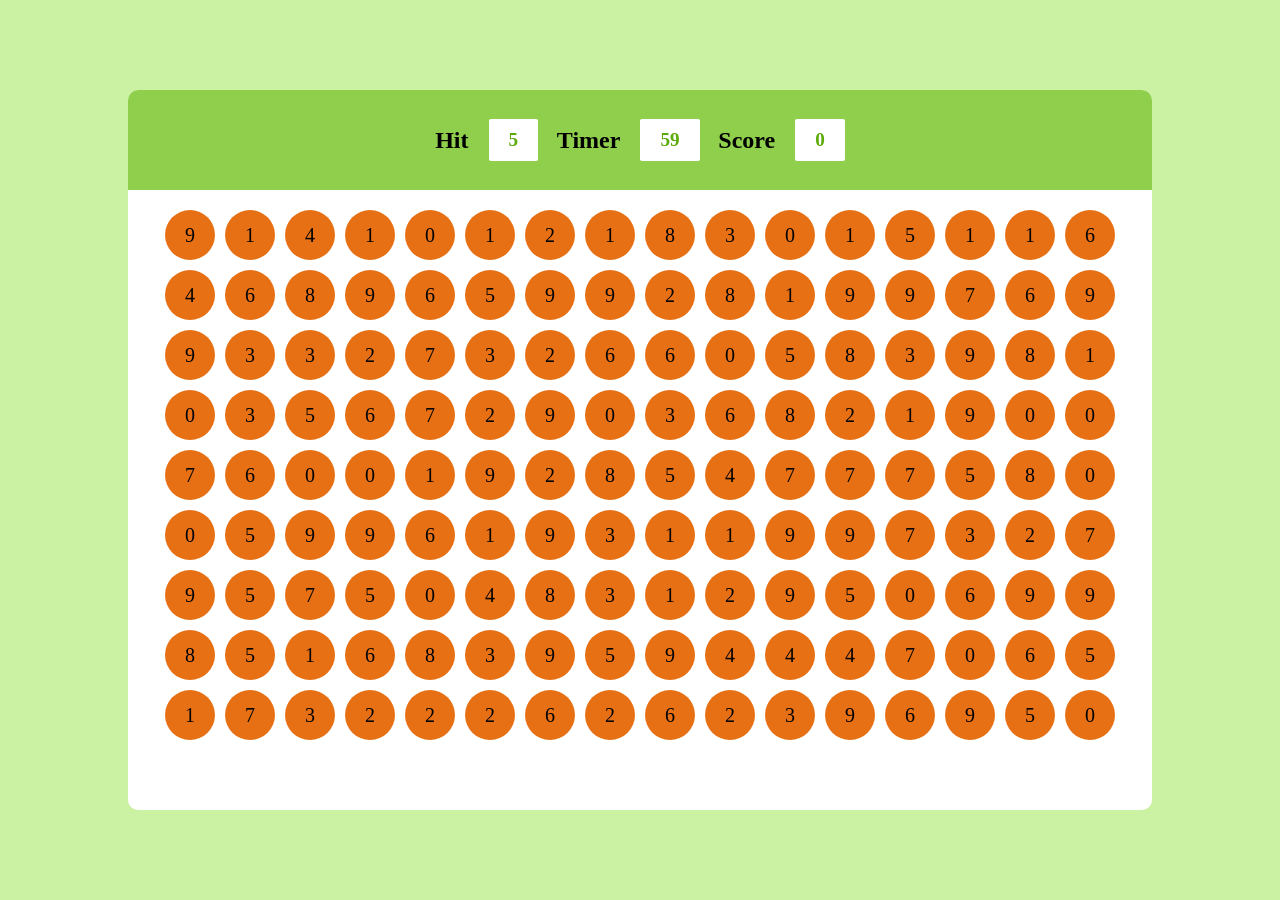
<file: Bubble Game/index.html>
<!DOCTYPE html>
<html lang="en">
<head>
    <meta charset="UTF-8">
    <meta name="viewport" content="width=device-width, initial-scale=1.0">
    <link rel="stylesheet" href="https://gistcdn.githack.com/mfd/09b70eb47474836f25a21660282ce0fd/raw/e06a670afcb2b861ed2ac4a1ef752d062ef6b46b/Gilroy.css">
    <link rel="stylesheet" href="style.css">
    <title>Document</title>
</head>
<body>
    <div id="main">
        <div id="panel">
            <div class="ptop">

                <div class="elem">
                    <h2>Hit</h2>
                    <div id = "hitval" class="box">0</div>
                </div>
                <div class="elem">
                    <h2>Timer</h2>
                    <div id = "timeval"class="box">60</div>
                </div>
                <div class="elem">
                    <h2>Score</h2>
                    <div id = "scoreval" class="box">0</div>
                </div>
            
            </div>
            <div class="pbtm">
                <div class="bubble">5</div>
            </div>
        </div>
    </div>
    <script src="script.js"></script>
</body>
</html>
</file>
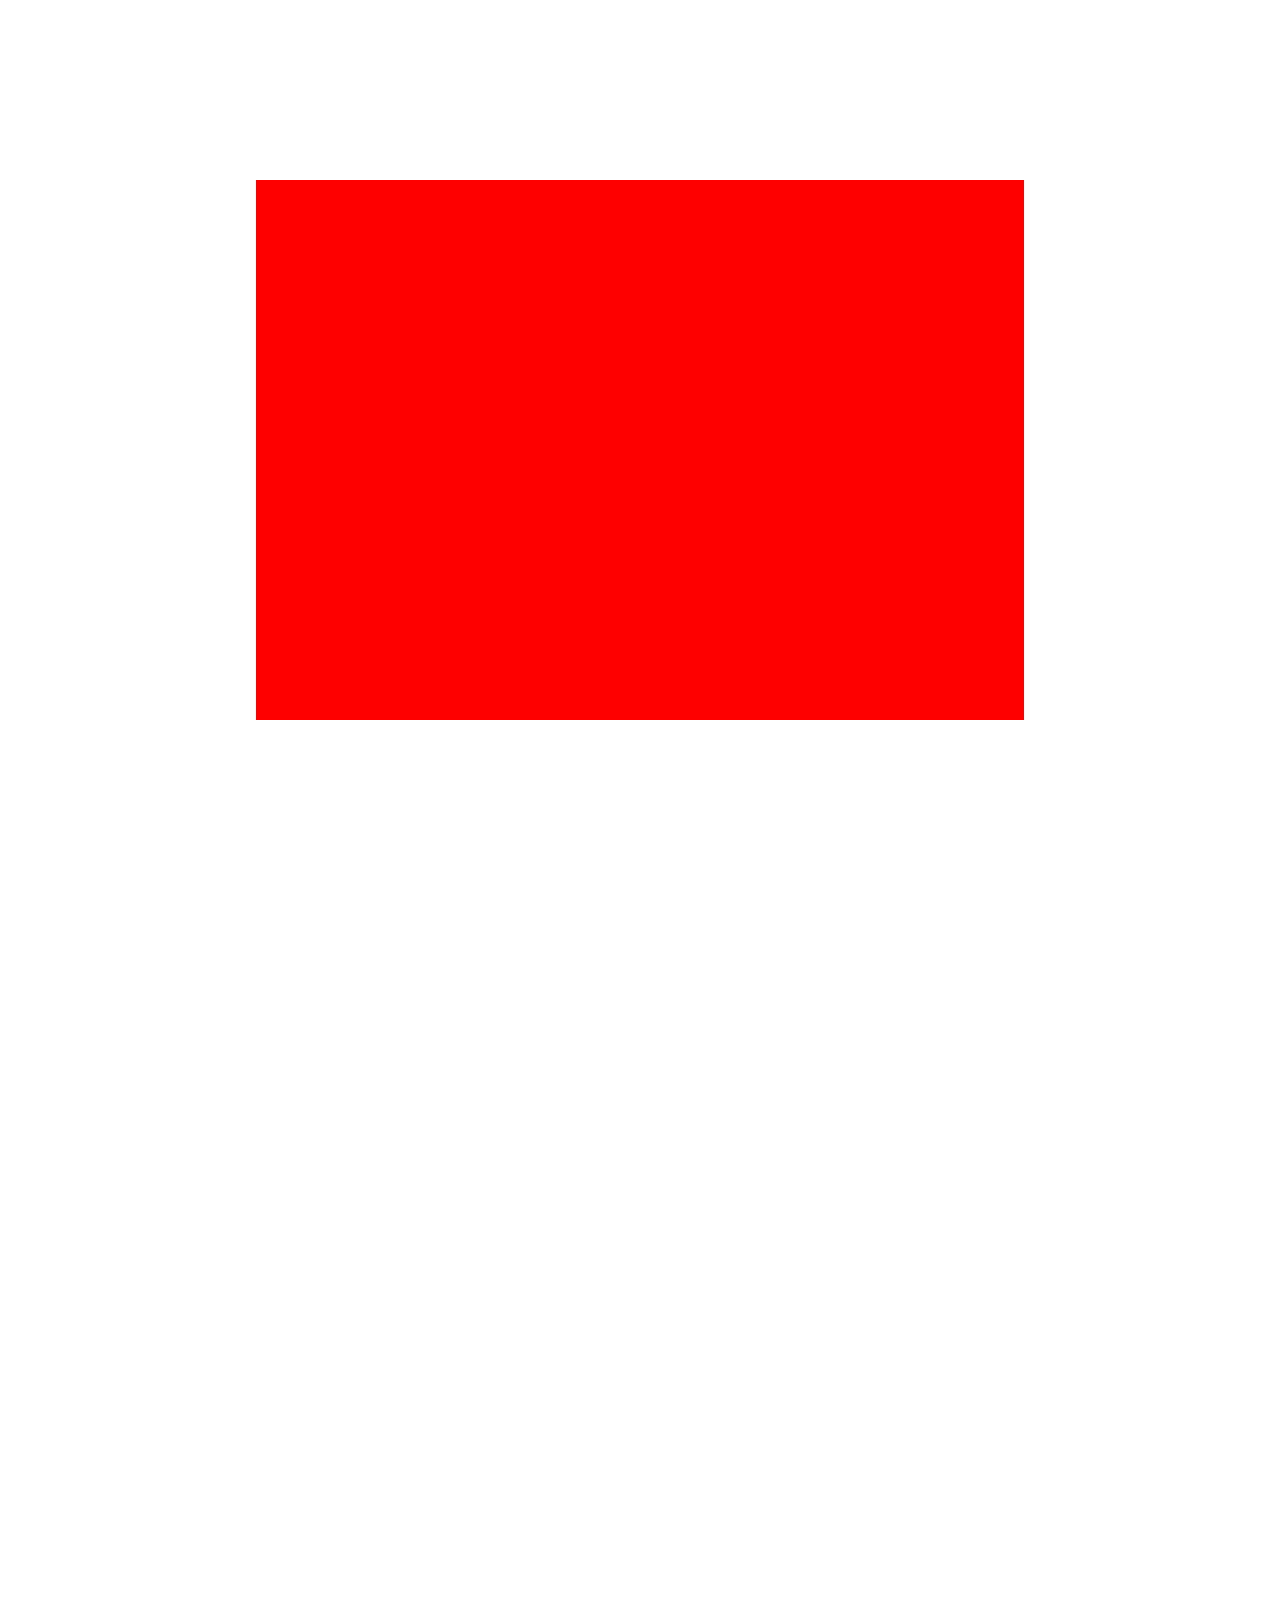
<file: js_practice3/index.html>
//create a div , whenn mouse is moved some pictures should pop out and then vanish again
<!DOCTYPE html>
<html lang="en">
<head>
    <meta charset="UTF-8">
    <meta name="viewport" content="width=device-width, initial-scale=1.0">
    <link rel="stylesheet" href="style.css">
    <title>Document</title>
</head>
<body>
    <div id="center"></div>
    <script src="https://cdnjs.cloudflare.com/ajax/libs/gsap/3.12.5/gsap.min.js" integrity="sha512-7eHRwcbYkK4d9g/6tD/mhkf++eoTHwpNM9woBxtPUBWm67zeAfFC+HrdoE2GanKeocly/VxeLvIqwvCdk7qScg==" crossorigin="anonymous" referrerpolicy="no-referrer"></script>
    <script src="script.js"></script>
</body>
</html>
</file>
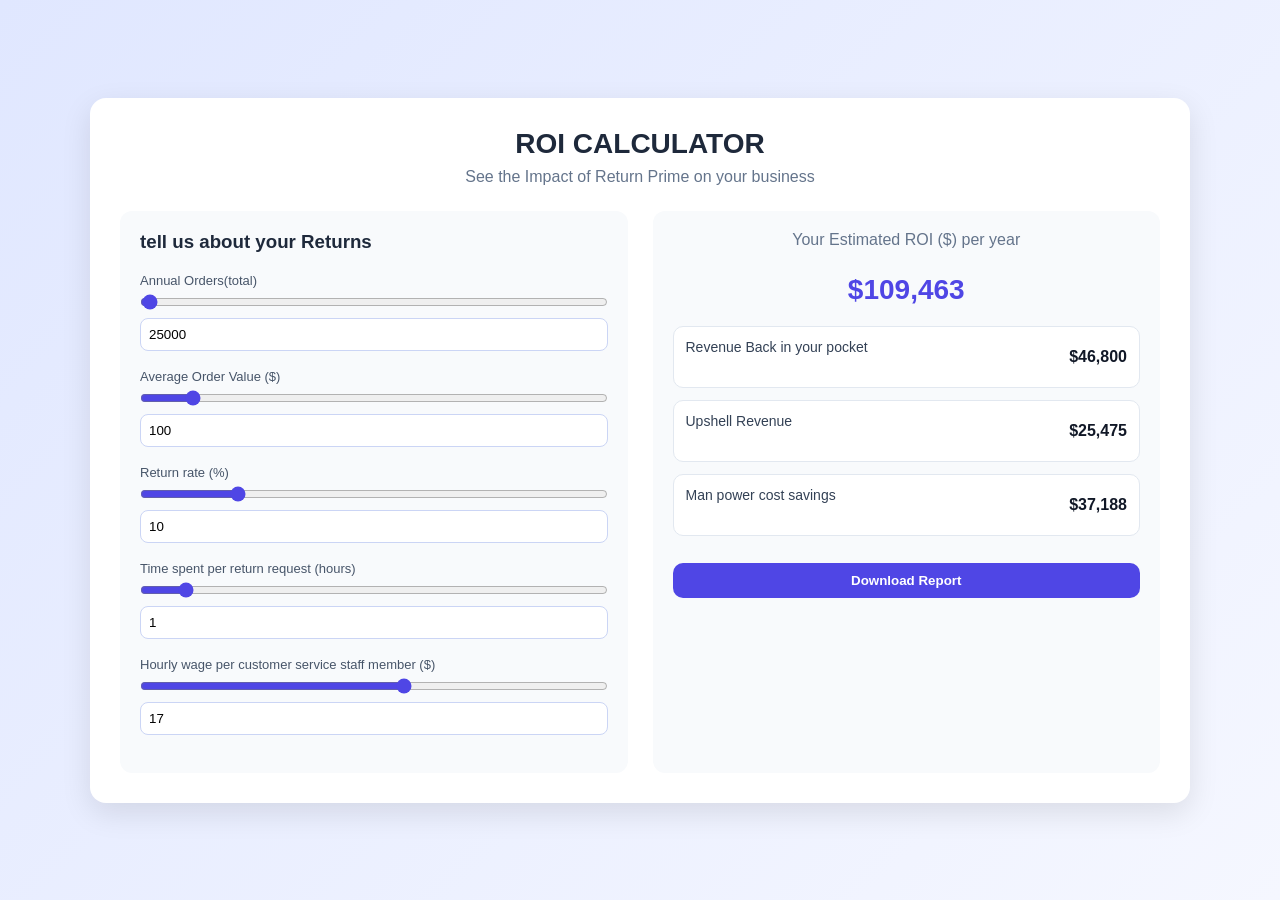
<file: ROI/index.html>
<!DOCTYPE html>
<html lang="en">
<head>
    <meta charset="UTF-8">
    <meta name="viewport" content="width=device-width, initial-scale=1.0">
    <link rel="stylesheet" href="style.css">
    <title>Document</title>
</head>
<body>
    <div class="container">
        <h1>ROI CALCULATOR</h1>
        <p>See the Impact of Return Prime on your business</p>
        <div class="calculator">
            <div class="inputs">
                <h3>tell us about your Returns</h3>
                <div class="input-group">
                    <label>Annual Orders(total)</label>
                    <input type="range" min="0" max="5000000" value="25000" id="annual-orders-slider">
                    <input type="number" id="annual-orders" value="25000" class = "number-input">
                 </div>

                 <div class="input-group">
                    <label>Average Order Value ($)</label>
                    <input type="range" min="0" max="1000" value="100" id="aov-slider">
                    <input type="number" id="aov" value="100" class = "number-input">
                  </div>

                  <div class="input-group">
                    <label>Return rate (%)</label>
                    <input type="range" min="0" max="50" value="10" id="return-rates-slider">
                    <input type="number" id="return-rate" value="10" class = "number-input">
                  </div>

                  <div class="input-group">
                    <label>Time spent per return request (hours)</label>
                    <input type="range" min="0" max="12" value="1" id="time-per-return-slider">
                    <input type="number" id="time-per-return" value="1" class = "number-input">
                  </div>

                  <div class="input-group">
                    <label>Hourly wage per customer service staff member ($)</label>
                    <input type="range" min="0" max="30" value="17" id="hourly-wage-slider">
                    <input type="number" id="hourly-wage" value="17" class = "number-input">
                  </div>

            </div>
            <div class="results">
                <div class="estimated-roi">
                    <p>Your Estimated ROI ($) per year</p>
                    <h2 id="total-profit">$109,463</h2>
                </div>
                <div class="result-part">
                    <h2>Revenue Back in your pocket</h2>
                    <span id="revenue-back">$46,800</span>
                </div>

                <div class="result-part">
                    <h2> Upshell Revenue</h2>
                    <span id="upsell-revenue">$25,475</span>
                </div>

                <div class="result-part">
                    <h2>Man power cost savings</h2>
                    <span id="manpower-savings">$37,188</span>
                </div>
                <button class="btn">Download Report </button>
            </div>
        </div>
    </div>
    <div class="continer"></div>
    <script src="script.js"></script>
</body>
</html>
</file>
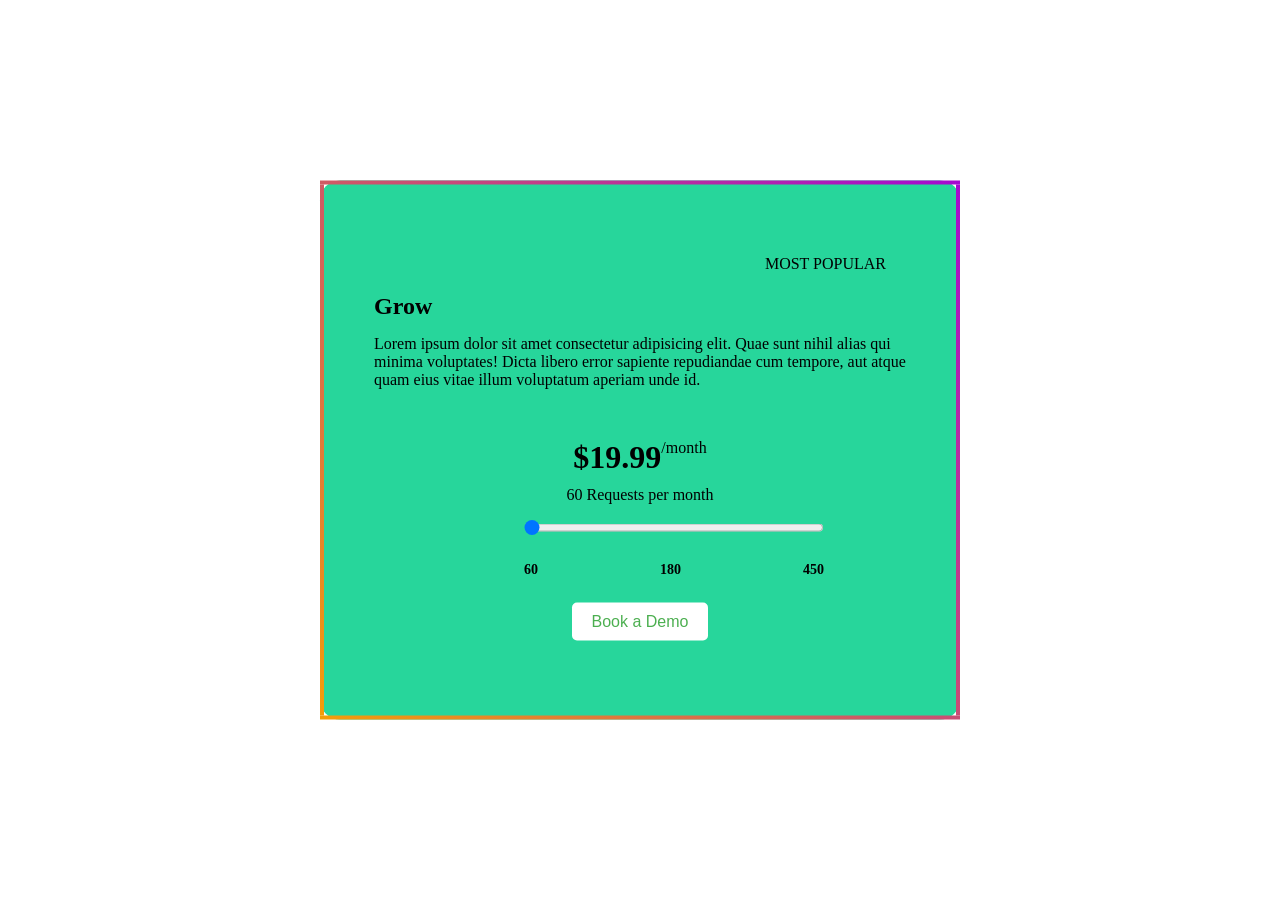
<file: RTP_01/index.html>
<!DOCTYPE html>
<html lang="en">
<head>
    <meta charset="UTF-8">
    <meta name="viewport" content="width=device-width, initial-scale=1.0">
    <link rel="stylesheet" href="styless.css">
    <title>Document</title>
</head>
<body>
    <div class="container">
        <div class="app-title">MOST POPULAR</div>
        <div class="header">
            <div class="balance">
                <h2>Grow</h2>
                <p>Lorem ipsum dolor sit amet consectetur adipisicing elit. Quae sunt nihil alias qui minima voluptates! Dicta libero error sapiente repudiandae cum tempore, aut atque quam eius vitae illum voluptatum aperiam unde id.
                </p>
                <div class="amount">
                <div class="price">$19.99
                    <span>/month</span>
                </div>
                <p id="requests">60 Requests per month</p>
                </div>
              
            </div>
            <div class="range-map">
                <input type="range" class = "range-slider" min ="0" max = "2" step="1" value = "0" id = "slider">
                <div class="range-values">
                    <span>60</span>
                    <span>180</span>
                    <span>450</span>
                </div>
            </div>
            <div class="btn">
                <button id = "btn-area">Book a Demo</button>
            </div>
        </div>
        </div>
    </div>
    <script src="script.js"></script>
</body>
</html>
</file>
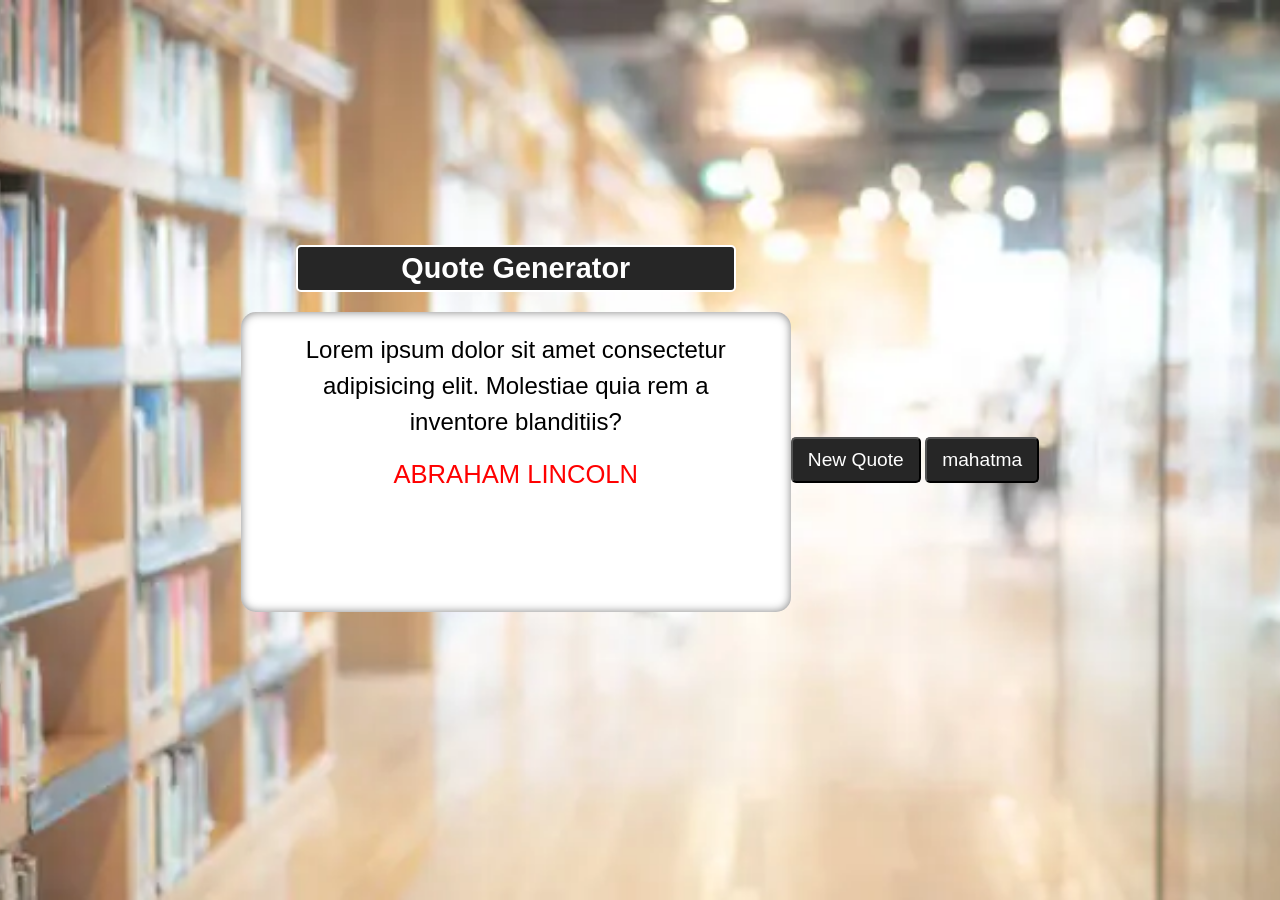
<file: SP-1-edited/index.html>
<!DOCTYPE html>
<html lang="en">
<head>
    <meta charset="UTF-8">
    <meta name="viewport" content="width=device-width, initial-scale=1.0">
    <link rel = "stylesheet" href = "style.css">
    <title>Document</title>
    <!--Font-awsome -->
    <link rel="stylesheet" href="https://cdnjs.cloudflare.com/ajax/libs/font-awesome/6.6.0/css/all.min.css" integrity="sha512-Kc323vGBEqzTmouAECnVceyQqyqdsSiqLQISBL29aUW4U/M7pSPA/gEUZQqv1cwx4OnYxTxve5UMg5GT6L4JJg==" crossorigin="anonymous" referrerpolicy="no-referrer" />
</head>
<body>
    <div class="container">
        <div class="header">
            <h2>Quote Generator</h2>
        </div>
    <div class="main-container">
            <div class="text-area">
                <span class="quote">Lorem ipsum dolor sit amet consectetur adipisicing elit. Molestiae quia rem a inventore blanditiis?</span>
            </div>
            <div class="person">Abraham Lincoln</div>
        </div>
    </div>
 
            <div class="button-area">
                <button id = "new-quote" >New Quote</button>
                <button id = "mahatma"> mahatma</button>
            </div>

        </div>
    </div>
    <script src="script.js"></script>
</body>
</html>
</file>
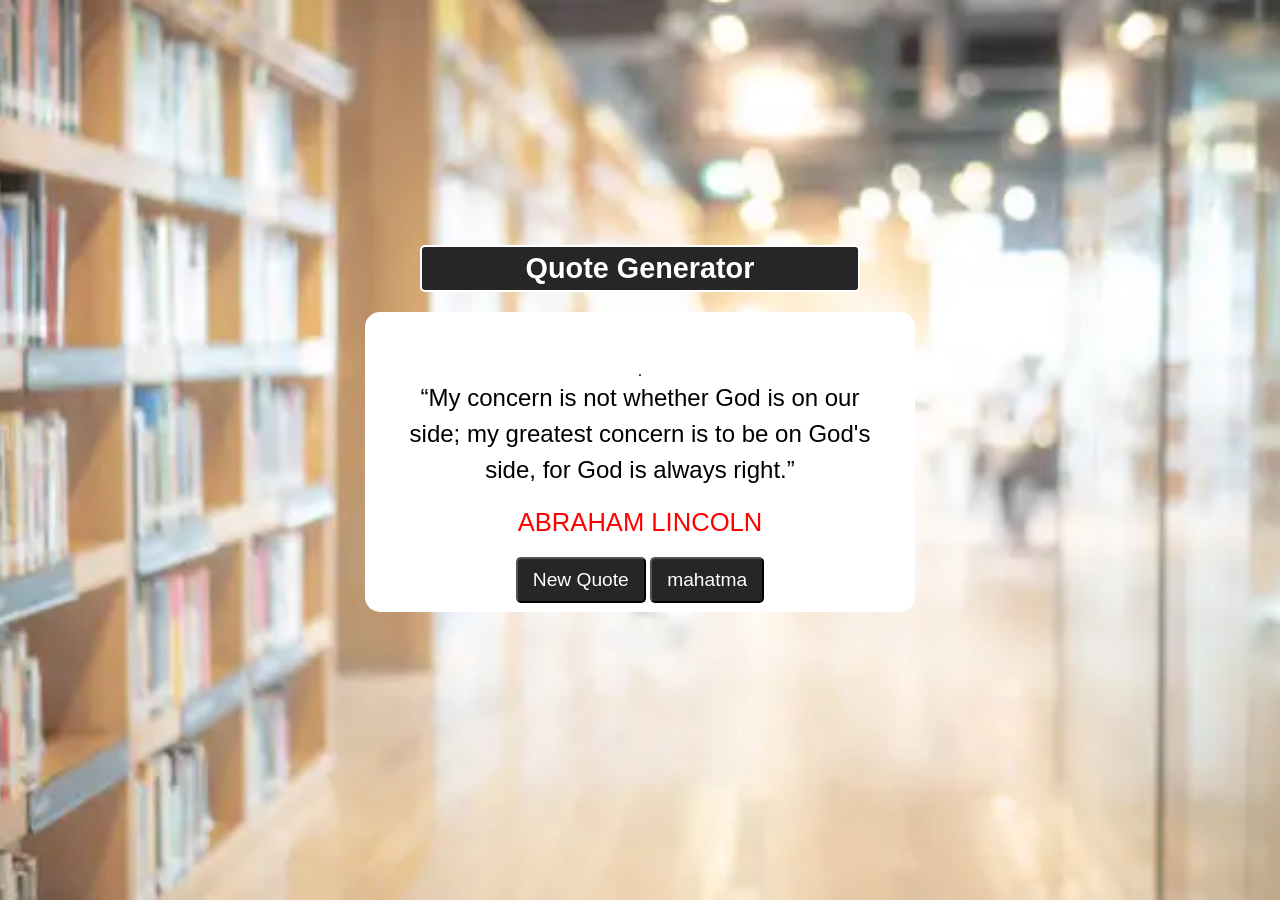
<file: SP-1/index.html>
<!DOCTYPE html>
<html lang="en">
<head>
    <meta charset="UTF-8">
    <meta name="viewport" content="width=device-width, initial-scale=1.0">
    <link rel = "stylesheet" href = "style.css">
    <title>Document</title>
    <!--Font-awsome -->
    <link rel="stylesheet" href="https://cdnjs.cloudflare.com/ajax/libs/font-awesome/6.6.0/css/all.min.css" integrity="sha512-Kc323vGBEqzTmouAECnVceyQqyqdsSiqLQISBL29aUW4U/M7pSPA/gEUZQqv1cwx4OnYxTxve5UMg5GT6L4JJg==" crossorigin="anonymous" referrerpolicy="no-referrer" />
</head>
<body>
    <div class="container">
        <div class="header">
            <h2>Quote Generator</h2>
        </div>
     <div class="main-container">
        <div class="random-quote-section">
            <div class="random-card">
                <div class="random-text-area">
                <span class = "random-quote">.</span>
                </div>
                <div class = "random-person"></div>
            </div>
        </div>
       
        
        <div class="mahatma-quote-section">
            <div class="card-list">   
                <div class = "card">
                    <div class="text-area">
                    <span class="quote">“My concern is not whether God is on our side; my greatest concern is to be on God's side, for God is always right.”</span>
                    </div>
                    <div class="person">Abraham Lincoln</div>
                </div>
            </div>
        </div>
 
            <div class="button-area">
                <button id = "new-quote" >New Quote</button>
                <button id = "mahatma"> mahatma</button>
            </div>

        </div>
    </div>
    <script src="SP-1.js"></script>
</body>
</html>
</file>
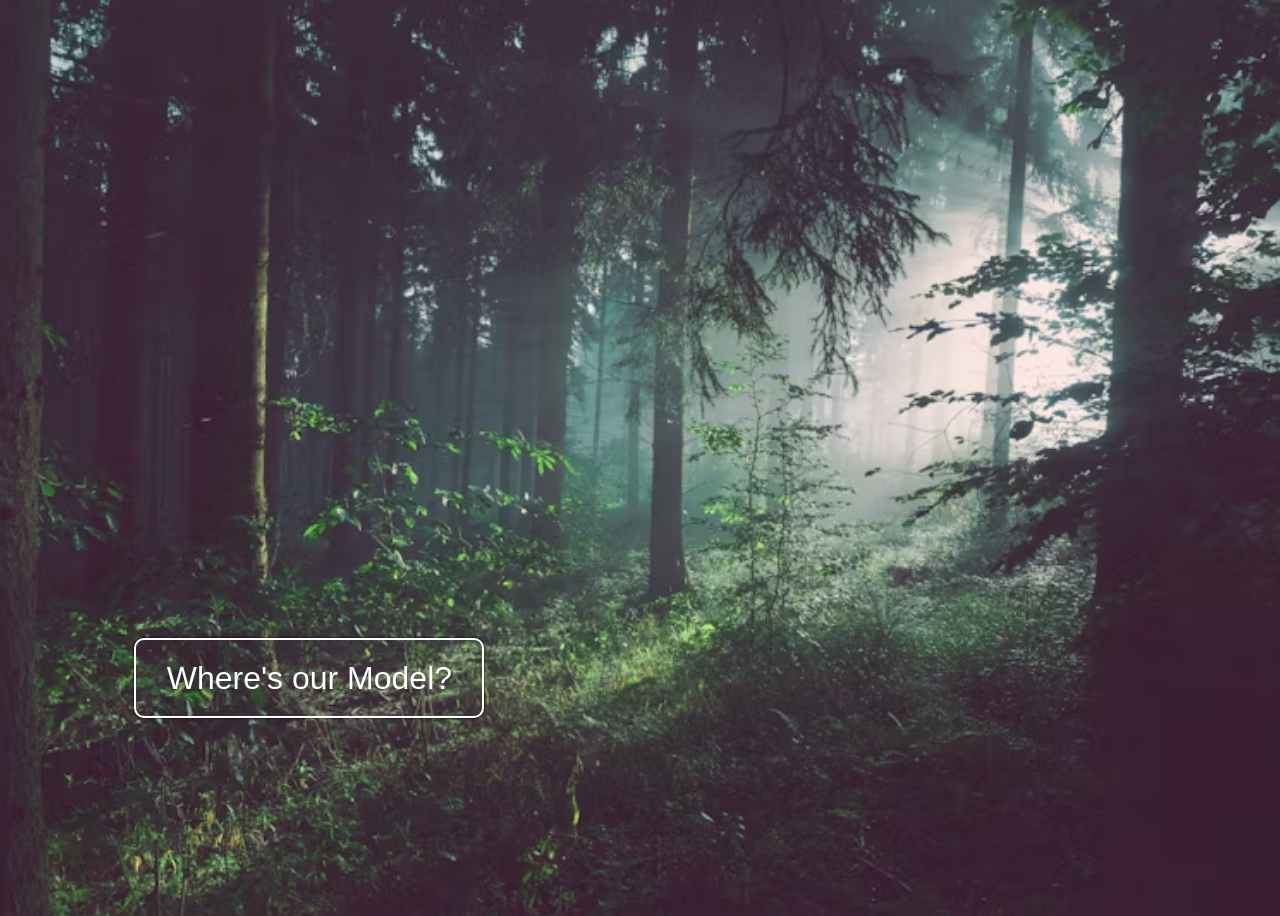
<file: SP-2/index.html>
<!DOCTYPE html>
<html lang="en">
<head>
    <meta charset="UTF-8">
    <meta name="viewport" content="width=device-width, initial-scale=1.0">
    <link rel = "stylesheet" href = "syle.css">
    <link rel="stylesheet" href="https://cdnjs.cloudflare.com/ajax/libs/font-awesome/6.6.0/css/all.min.css" integrity="sha512-Kc323vGBEqzTmouAECnVceyQqyqdsSiqLQISBL29aUW4U/M7pSPA/gEUZQqv1cwx4OnYxTxve5UMg5GT6L4JJg==" crossorigin="anonymous" referrerpolicy="no-referrer" />
    <title>Document</title>
</head>
<body>
    <button id="open-btn">
        <p>Where's our Model?</p>
    </button>
    <div id="modal-container">
        <div id="modal">
            <p>Here I am!</p>
            <div id="close-btn">&times;</div>  <!-- &times; gives you a cross sign-->
        </div> 
    </div>
    <script src = "script.js"></script>
</body>
</html>
</file>
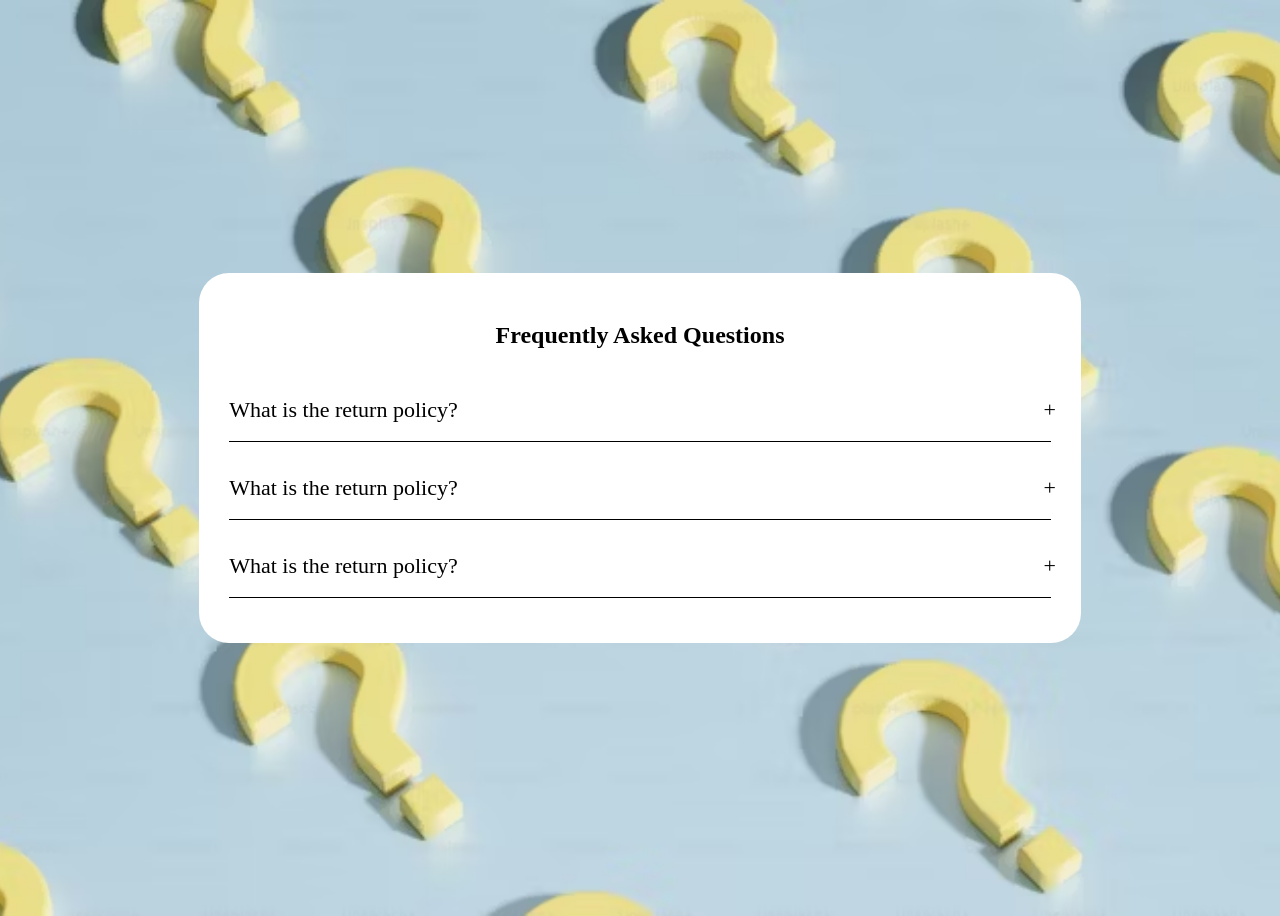
<file: SP-3/index.html>
<!DOCTYPE html>
<html lang="en">
<head>
    <meta charset="UTF-8">
    <meta name="viewport" content="width=device-width, initial-scale=1.0">
    <link rel = "stylesheet" href = "style.css">
    <link rel="stylesheet" href="https://cdnjs.cloudflare.com/ajax/libs/font-awesome/6.6.0/css/all.min.css" integrity="sha512-Kc323vGBEqzTmouAECnVceyQqyqdsSiqLQISBL29aUW4U/M7pSPA/gEUZQqv1cwx4OnYxTxve5UMg5GT6L4JJg==" crossorigin="anonymous" referrerpolicy="no-referrer" />
    <title>Document</title>
</head>
<body>
    <div class="accordian">
        <h2 class="accordian-title">Frequently Asked Questions</h2>
        <div class="content-container">
            <div class="question">What is the return policy?</div>
            <div class="answer">Lorem ipsum dolor sit amet, consectetur adipisicing elit. Quas mollitia dolore dolores rerum repellat iusto pariatur non praesentium quaerat soluta voluptatibus laborum quasi at optio ut natus debitis aspernatur, odio blanditiis minima. Ipsam, tempora!</div>
        </div>
        <div class="content-container">
            <div class="question">What is the return policy?</div>
            <div class="answer">Lorem ipsum dolor sit amet, consectetur adipisicing elit. Quas mollitia dolore dolores rerum repellat iusto pariatur non praesentium quaerat soluta voluptatibus laborum quasi at optio ut natus debitis aspernatur, odio blanditiis minima. Ipsam, tempora!</div>
        </div>
        <div class="content-container">
            <div class="question">What is the return policy?</div>
            <div class="answer">Lorem ipsum dolor sit amet, consectetur adipisicing elit. Quas mollitia dolore dolores rerum repellat iusto pariatur non praesentium quaerat soluta voluptatibus laborum quasi at optio ut natus debitis aspernatur, odio blanditiis minima. Ipsam, tempora!</div>
        </div>
    </div>
    <script src = 'script.js'></script>
</body>
</html>
</file>
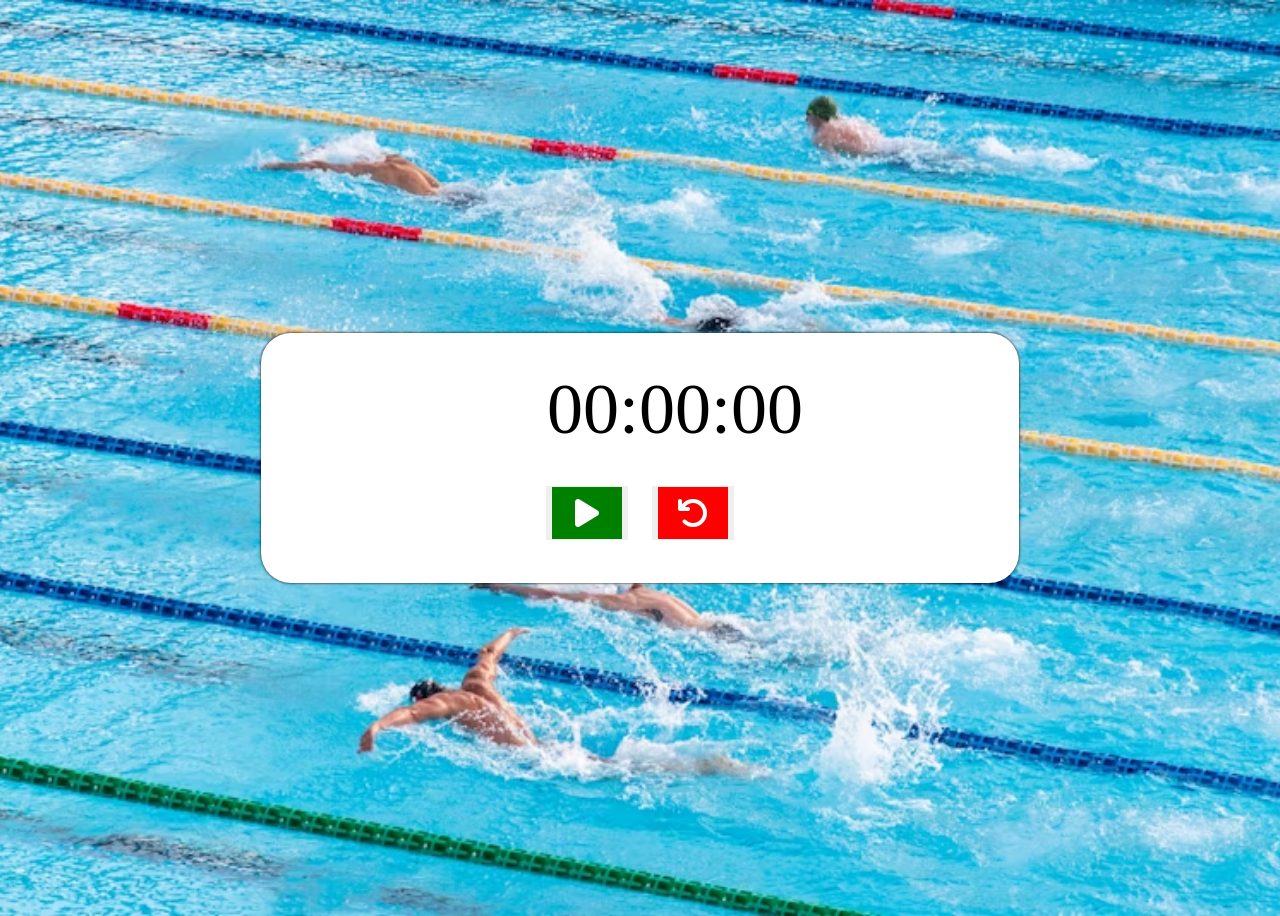
<file: SP-4/index.html>
<!DOCTYPE html>
<html lang="en">
<head>
    <meta charset="UTF-8">
    <meta name="viewport" content="width=device-width, initial-scale=1.0">
    <link rel = "stylesheet" href = "style.css">
    <title>Document</title>
    <link rel="stylesheet" href="https://cdnjs.cloudflare.com/ajax/libs/font-awesome/6.6.0/css/all.min.css" integrity="sha512-Kc323vGBEqzTmouAECnVceyQqyqdsSiqLQISBL29aUW4U/M7pSPA/gEUZQqv1cwx4OnYxTxve5UMg5GT6L4JJg==" crossorigin="anonymous" referrerpolicy="no-referrer" />
</head>
<body>
   <div class="container">
    <div id="timer">00:00:00</div>
    <div class="buttons">
        <button id="startStopBtn">
            <i class = "fa-solid fa-play" id = "play"></i>
        </button>
        <button id="resetBtn">
            <i class = "fa-solid fa-arrow-rotate-left" id = "reset"></i>
        </button>
    </div>
   </div> 
   <script src = "script.js"></script>
</body>
</html>
</file>
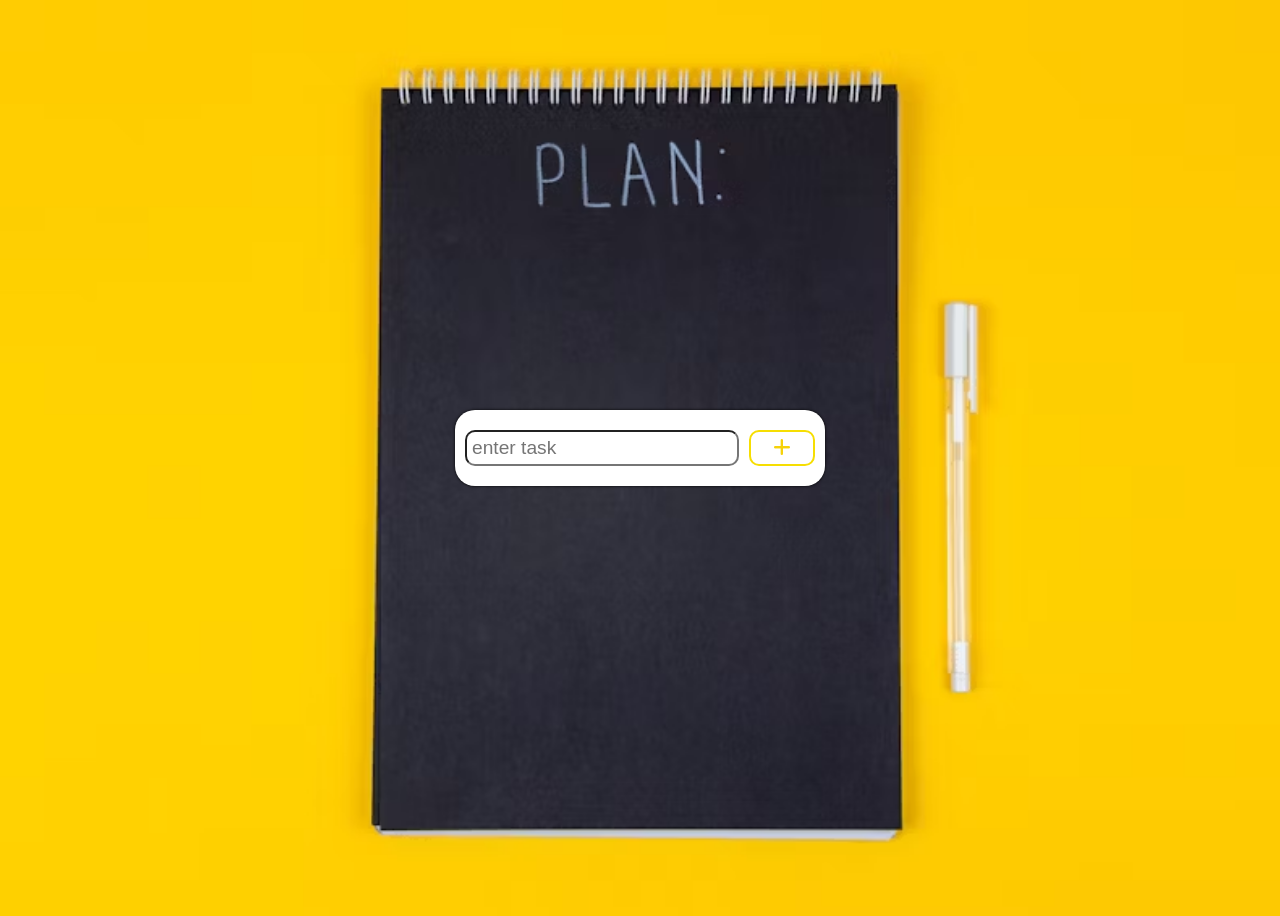
<file: SP-5/index.html>
<!DOCTYPE html>
<html lang="en">
<head>
    <meta charset="UTF-8">
    <meta name="viewport" content="width=device-width, initial-scale=1.0">
    <link rel = "stylesheet" href = "style.css">
    <title>Document</title>
    <link rel="stylesheet" href="https://cdnjs.cloudflare.com/ajax/libs/font-awesome/6.6.0/css/all.min.css" integrity="sha512-Kc323vGBEqzTmouAECnVceyQqyqdsSiqLQISBL29aUW4U/M7pSPA/gEUZQqv1cwx4OnYxTxve5UMg5GT6L4JJg==" crossorigin="anonymous" referrerpolicy="no-referrer" />
</head>
<body>
    <div class="container">
        <div id="add-task-container">
            <input type="text" placeholder="enter task"
            id = "input-task">
            <button id="add-task"><i class = "fa-solid fa-plus"></i></button>
        </div>
        <div id="task-container"></div>
    </div>
    <script src = 'script.js'></script>
</body>
</html>
</file>
<file: Bubble Game/style.css>
*{
    padding: 0;
    margin: 0;
    box-sizing: border-box;
}
html,body{
    width: 100%;
    height: 100%;
    font-family:"Gilroy"
}
#main{
    display: flex;
    align-items: center;
    justify-content: center;
    width:100%;
    height:100%;
    background-color: rgb(203, 241, 163);
}
#panel{
    overflow: hidden;
    width:80%;
    height:80%;
    background-color: #fff;
    border-radius: 10px;
}
.ptop{
    padding: 0px 30%;
    display: flex;
    align-items: center;
    width:100%;
    height:100px;
    background-color: rgb(143, 207, 75);
    justify-content: space-between;
}
.elem{
    display: flex;
    align-items: center;
    gap:20px;
}
.box{
    color:rgb(93, 171, 10);
    padding: 10px 20px;
    font-weight: 600;
    font-size:larger;
    background-color: #fff;
    border-radius: 2px;
}
.pbtm{
    display: flex;
    width:100%;
    height: calc(100%-10px);
    padding:20px;
    gap:10px;
    flex-wrap: wrap;
    align-items: center;
    justify-content: center;
}
.bubble{
    display: flex;
    align-items: center;
    justify-content: center;
    background-color:rgb(231, 112, 21); 
    height:50px;
    width:50px;
    border-radius: 50%;
    font-weight: 500;
    font-size: 20px;
    color:rgb(1, 2, 1);
}
.bubble:hover{
    cursor:pointer;
    background-color:rgb(224, 100, 5) ;
}
</file>
<file: js_practice3/style.css>
*{
    margin:0;
    padding:0;
    box-sizing: border-box;
}
html,body{
    margin:100%;
    height:100%;
}
#center{
    position: absolute;
    top:50%;
    left:50%;
    transform: translate(-50%, -50%);
    height:60%;
    width:60%;
    background-color: red;
}
.imagediv{
    position: absolute;
    height:350px;
    width:200px;
    overflow: hidden;
}
.imagediv img{
    transform: translateY(100%);
    width:100%;
    height:100%;
    object-fit: cover;
}
</file>
<file: ROI/style.css>
* {
    margin: 0;
    padding: 0;
    box-sizing: border-box;
}

body {
    font-family: "Segoe UI", Tahoma, sans-serif;
    background: linear-gradient(135deg, #e0e7ff, #f5f7ff);
    min-height: 100vh;
    display: flex;
    justify-content: center;
    align-items: center;
}
.container {
    width: 95%;
    max-width: 1100px;
    background: #ffffff;
    border-radius: 16px;
    padding: 30px;
    box-shadow: 0 10px 30px rgba(0,0,0,0.1);
}
h1 {
    text-align: center;
    margin-bottom: 8px;
    font-size: 28px;
    color: #1e293b;
}
p {
    text-align: center;
    margin-bottom: 25px;
    color: #64748b;
}


.calculator {
    display: flex;
    gap: 25px;
    flex-wrap: wrap;
}


.inputs,
.results {
    flex: 1;
    background: #f8fafc;
    border-radius: 12px;
    padding: 20px;
}


.inputs h3,
.results h2 {
    margin-bottom: 20px;
    color: #1e293b;
}


.input-group {
    margin-bottom: 18px;
}


label {
    display: block;
    font-size: 13px;
    margin-bottom: 6px;
    color: #475569;
}


input[type="range"] {
    width: 100%;
    margin-bottom: 8px;
    accent-color: #4f46e5;
    cursor: pointer;
}


.number-input {
    width: 100%;
    padding: 8px;
    border-radius: 8px;
    border: 1px solid #cbd5f5;
    outline: none;
    transition: 0.2s;
}

.number-input:focus {
    border-color: #4f46e5;
    box-shadow: 0 0 5px rgba(79, 70, 229, 0.3);
}


.estimated-roi {
    text-align: center;
    margin-bottom: 20px;
}

.estimated-roi h2 {
    font-size: 28px;
    color: #4f46e5;
}


.result-part {
    background: #ffffff;
    padding: 12px;
    border-radius: 10px;
    margin-bottom: 12px;
    display: flex;
    justify-content: space-between;
    align-items: center;
    border: 1px solid #e2e8f0;
}

.result-part h2 {
    font-size: 14px;
    font-weight: 500;
    color: #334155;
}

.result-part span {
    font-weight: bold;
    color: #111827;
}


.btn {
    width: 100%;
    margin-top: 15px;
    padding: 10px;
    border: none;
    border-radius: 10px;
    background: #4f46e5;
    color: white;
    font-weight: 600;
    cursor: pointer;
    transition: 0.3s;
}

.btn:hover {
    background: #4338ca;
    transform: translateY(-2px);
}


@media (max-width: 768px) {
    .calculator {
        flex-direction: column;
    }
}
</file>
<file: RTP_01/styless.css>
*{
    margin:0;
    padding:0;
    box-sizing: border-box;
}
html,body{
    width:100%;
    height:100%;
    
    
}
.container{
    position: absolute;
    top:50%;
    left:50%;
    transform: translate(-50%,-50%);
    background-color:rgba(23, 211, 148, 0.929);
    padding:50px ;
    
    border: 4px solid transparent;
    border-image: linear-gradient(45deg,rgb(242, 157, 10),rgb(165, 10, 208));
    border-image-slice: 1;
    border-radius: 20px;
}
.app-title{
    display: flex;
    justify-content: flex-end;
    padding:20px;
}

.price {
    display: flex;
    justify-content: center;
    padding-top: 50px;
    padding-bottom: 10px;
    font-size: 2em;
    font-weight: bold;
}
  
.price span {
    font-weight: 500;
    font-size: 0.5em;
}
#requests{
    display: flex;
    align-items: center;
    justify-content: center;
}
.range-map{
    text-align: center;
    justify-content: center;
    width: 300px;
}
.range-slider{
    width:100%;
    margin:20px 0;
    height:8px;
    background: #ddd;
    outline: none;
    border-radius: 5px;
    margin-left: 150px;
    margin-right: 150px;
}
.range-values{
    display: flex;
    justify-content: space-between;
    margin-top:10px;
    width: 100%;
    margin-left: 150px;
    margin-right: 150px;
}
.range-values span{
    font-weight: bold;
    font-size: 14px;
}
.header h2{
    padding-bottom: 15px;
}
.btn{
    padding:25px;
    display: grid;
    place-items: center;
    height:100%;
}
#btn-area{
    padding:10px 20px;
    font-size: 16px;
    border-radius: 5px;
    color: #4CAF50;
    background-color: #fff;
    cursor: pointer;
    border:none;

}
#btn-area:hover{
    background-color: #4CAF50;
    color:#fff;
}
</file>
<file: SP-1-edited/style.css>
* {
    margin: 0;
    padding: 0;
    box-sizing: border-box;
    font-family: 'Lato', sans-serif;
}

body {
    display: flex;
    justify-content: center;
    align-items: center;
    height: 100vh;
    text-align: center;
    background: url(img-1.webp) no-repeat center center/cover; 
}


.container {
    width: 550px;
    height: 450px;
}


.header {
    font-size: 1.2rem;
    border: solid 2px #fff;
    color: #fff;
    background-color: #262626;
    padding: 5px;
    width: 80%;
    margin: 20px auto;
    border-radius: 5px;
}


.main-container {
    width: 100%;
    height: 300px;
    background-color: #fff;
    border-radius: 15px;
    padding: 20px 40px;
    box-shadow: inset 0 0 10px rgba(0, 0, 0, 0.5);
}


.main-container .random-text-area, 
.main-container .text-area {
    font-size: 1.5rem;
    line-height: 1.5;
    margin-bottom: 20px;
}


.main-container .random-person, 
.main-container .person {
    font-size: 1.6rem;
    color: red;
    text-transform: uppercase;
    margin-top: 10px;
}


.button-area button {
    background-color: #262626;
    color: #fff;
    font-size: 1.2rem;
    padding: 10px 15px;
    margin-top: 20px;
    border-radius: 5px;
    cursor: pointer;
    transition: background-color 0.3s;
}

.button-area button:active {
    background-color: lightgrey;
}


.card-list {
    margin-top: 20px;
}

.card {
    border: 1px solid #fff;
    padding: 15px;
    margin-bottom: 20px;
    border-radius: 10px;
    box-shadow: 0 2px 4px black;
}

.card .quote {
    font-size: 1.5rem;
    
}

.card .person {
    font-size: 1.5rem;
}
</file>
<file: SP-1/style.css>
*{
    margin: 0;
    padding: 0;
    box-sizing: border-box;
    font-family: 'Lato',sans-serif;
}
body{
    display:flex;
    justify-content: center;
    align-items: center;
    height:100vh;
    text-align: center;
    background: url(img1.webp) no-repeat center center/cover; 
}

.container{
    width: 550px;
    height:450px;
}
.header{
    font-size: 1.2rem;
    border:solid 2px #fff;
    color: #fff;
    background-color: #262626;
    padding: 5px;
    width:80%;
    margin:20px auto;
    border-radius: 5px;
}
.main-container{
    width: 100%;
    height:300px;
    background-color: #fff;
    border-radius: 15px;
    padding: 50px 40px;
    box-shadow: inset0 0 10px;
}
.main-container .text-area{
    font-size: 1.5rem;
    line-height: 1.5;
}
.main-container .person{
    font-size: 1.6rem;
    color:red;
    text-transform: uppercase;
    margin-top: 20px;

}
.button-area button{
    background-color: #262626;
    color: #fff;
    font-size: 1.2rem;
    padding: 10px 15px;
    margin-top: 20px;
    border-radius: 5px;

}
.button-area button:active{
    background-color: lightgrey;
}
</file>
<file: SP-2/syle.css>
body{
    background: url(img-2.avif) no-repeat center center/cover;
    height: 100vh;
    position: relative;
}
#open-btn{
    position: absolute;
    display: flex;
    justify-content: center;
    align-items: center;

    top: 70%;
    left: 10%;
    width: 350px;
    height:80px;
    font-size: 2rem;
    background: transparent;
    color: #ffff;
    border: solid 2px #fff;
    border-radius: 10px;
    padding:5px;
    box-shadow: 0 0 3px black;
    transition: 0.5s;
}

#open-btn:hover{
    background-color: #fff;
    color: #000;
}

#modal{
    background-color: #fff;
    position: absolute;
    top:50%;
    left:50%;
    transform: translate(-50%, -50%);
    width: 200px;
    height: 50px;
    padding: 10px 20px;
    border-radius: 5px;
    font-size: 1.5rem;
    display: flex;
    justify-content: space-between;
    align-items: center;
    animation-name: animatemodal;
    animation-duration: 0.4s;
}

#close-btn{
    font-size: 2rem;
}
#close-btn{
    cursor: pointer;
    font-size: 2rem;
    color: red;
}
#modal-container{
    display: none;
    position: fixed;
    top:0;
    left:0;
    width: 100%;
    height: 100%;
    z-index: 1;
}
</file>
<file: SP-3/style.css>
body{
    background: url(img-3.avif) no-repeat center center/cover;
    height:100vh;
    display: flex;
    justify-content: center;
    align-items: center;
}
.accordian{
    width: 65%;
    background-color: #fff;
    padding:30px;
    border-radius: 30px;
}

.accordian .accordian-title{
    margin-bottom: 30px;
    text-align: center;
}

.accordian .content-container .question{
    padding:18px 0px;
    font-size: 22px;
    cursor: pointer;
    border-bottom: 1px solid black;
    position: relative;
}

.accordian .content-container .question:after{
    content:'+';
    position: absolute;
    right: -5px;

}
.accordian .content-container .answer{
    padding-top: 15px;
    font-size: 20px;
    line-height: 1.5;
    width:100%;
    height: 0px;
    overflow: hidden;
    transition: 0.5s;
}

/*javascript styling link*/

.accordian .content-container.active .answer{
    height: 150px;
}
.accordian .content-container.active .question{
    font-size: 18px;
    transition: 0.5s;
}

.accordian .content-container.active .question:after{
    content:'-';
    font-size: 30px;
    transition: 0.5s;
}
</file>
<file: SP-4/style.css>
body{
    height:100vh;
    background: url(img-4.avif) no-repeat center center/cover;
    display:flex;
    justify-content: center;
    align-items: center;
}
.container{
    width:60%;
    height:250px;
    background-color: #fff;
    border-radius: 30px;
    box-shadow: 0 0 3px;
}
#timer{
    width:100%;
    font-size: 72px;
    text-align: center;
    margin:0px auto;
    padding:35px;
}
.buttons{
    text-align: center;
}

button{
    margin: 0 10px;
    border: none;
}

button i{
    font-size: 2rem;
    padding: 10px;
    color: #fff;
    width: 50px
}
#play{
    background-color: green;
}
#pause{
    background-color: orange;
}
#reset{
    background-color: red;
}
</file>
<file: SP-5/style.css>
body{
    height: 100vh;
    background: url(img-5.avif) no-repeat center center/cover;
    display: flex;
    justify-content: center;
    align-items: center;
}
#add-task-container{
    width:350px;
    padding: 20px 10px;
    background-color: #fff;
    border-radius: 20px;
    box-shadow: 0 0 3px;
    display: flex;
    margin-bottom: 20px;
}
input{
    flex:5;
    margin-right: 10px;
    border-radius: 10px;
    font-size: 1.2rem;
    padding: 5px;
}
#add-task{
    font-size: 1.2rem;
    padding: 5px;
    flex:1;
    background-color: #fff;
    color:rgb(246, 210, 10);
    border: rgb(246, 222, 2) solid 2px;
    border-radius: 10px;
    transition: 0.3s;
    cursor: pointer;
}
#add-task:hover{
    background-color: yellow;
    color:#262626
    
}

/*javascript styling*/
.task{
    width:100%;
    background-color: #fff;
    border-radius:10px ;
    box-shadow: 0 0 3px;
    padding: 5px;
    margin-bottom: 5px;
    display: flex;
    justify-content: space-between;
}

.task li{
    list-style: none;
    flex: 4;
    padding: 5px;
    font-size: 1.3rem;
    margin: 10px;
}
.task button{
    flex:1;
    border-radius: 10px;
    background-color: #fff;
    cursor: pointer;
}
.task .checkTask{
    color:orange;
    margin-right: 5px;
    border: solid 2px orange;
    font-size: 1.5rem;
}
.task .checkTask:hover{
    background-color: orange;
    color: #fff;
}

.task .deleteTask{
    color:red;
    border: solid 2px red;
    font-size: 1.3rem;
    
}
.task .deleteTask:hover{
    background-color: red;
    color:#fff;
}
</file>
